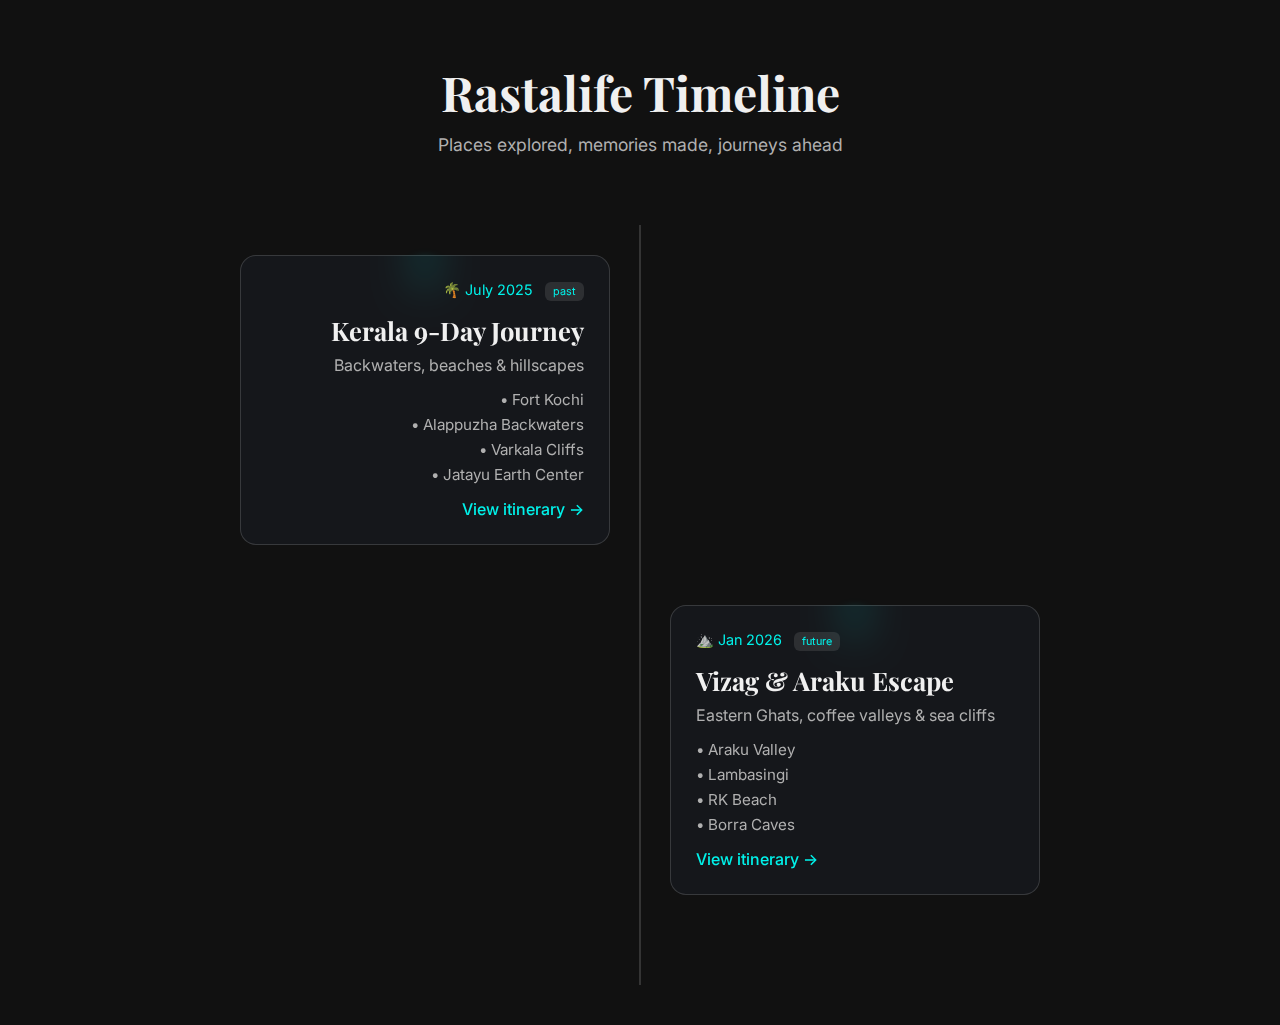
<file: index.html>
<!DOCTYPE html>
<html lang="en">
<head>
  <meta charset="UTF-8" />
  <meta name="viewport" content="width=device-width, initial-scale=1.0" />

  <title>My Travel Plans</title>

  <link rel="preconnect" href="https://fonts.googleapis.com">
  <link rel="preconnect" href="https://fonts.gstatic.com" crossorigin>
  <link
    href="https://fonts.googleapis.com/css2?family=Inter:wght@400;500;700&family=Playfair+Display:wght@700&display=swap"
    rel="stylesheet"
  />

  <style>
    :root {
      --glass-bg: rgba(25, 28, 35, 0.6);
      --glass-border: rgba(255, 255, 255, 0.15);
      --text-primary: #f0f0f0;
      --text-secondary: #b0b0b0;
      --accent: #00f2ea;
      --bg: #111;
    }

    * { box-sizing: border-box; margin: 0; padding: 0; }

    body {
      font-family: 'Inter', sans-serif;
      background: var(--bg);
      color: var(--text-primary);
      min-height: 100vh;
    }

    header {
      text-align: center;
      padding: 60px 20px 30px;
    }

    header h1 {
      font-family: 'Playfair Display', serif;
      font-size: 3em;
      margin-bottom: 10px;
    }

    header p {
      color: var(--text-secondary);
      font-size: 1.1em;
    }

    .timeline {
      max-width: 900px;
      margin: 40px auto;
      padding: 0 20px 60px;
      position: relative;
    }

    .timeline::before {
      content: "";
      position: absolute;
      left: 50%;
      top: 0;
      bottom: 0;
      width: 2px;
      background: var(--glass-border);
      transform: translateX(-50%);
    }

    .trip {
      position: relative;
      width: 50%;
      padding: 30px;
    }

    .trip.left { left: 0; text-align: right; }
    .trip.right { left: 50%; }

    .trip-card {
      background: var(--glass-bg);
      backdrop-filter: blur(20px);
      border: 1px solid var(--glass-border);
      border-radius: 16px;
      padding: 25px;
      transition: transform 0.3s ease, box-shadow 0.3s ease;
    }

    .trip-card:hover {
      transform: translateY(-6px);
      box-shadow: 0 10px 30px rgba(0,0,0,0.4);
    }

    .trip h2 {
      font-family: 'Playfair Display', serif;
      font-size: 1.6em;
    }

    .trip .subtitle {
      color: var(--text-secondary);
      margin: 8px 0 15px;
    }

    .trip .meta {
      font-size: 0.9em;
      color: var(--accent);
      margin-bottom: 12px;
    }

    .trip ul {
      list-style: none;
      margin-bottom: 15px;
    }

    .trip li {
      font-size: 0.95em;
      color: var(--text-secondary);
      margin-bottom: 6px;
    }

    .trip a {
      text-decoration: none;
      color: var(--accent);
      font-weight: 500;
    }

    .dot {
      position: absolute;
      top: 40px;
      left: 50%;
      width: 16px;
      height: 16px;
      background: var(--accent);
      border-radius: 50%;
      transform: translateX(-50%);
      box-shadow: 0 0 15px var(--accent);
    }

    .status {
      display: inline-block;
      margin-left: 8px;
      font-size: 0.75em;
      padding: 3px 8px;
      border-radius: 6px;
      background: rgba(255,255,255,0.1);
    }

    @media (max-width: 900px) {
      .timeline::before { left: 20px; }
      .trip, .trip.left, .trip.right {
        width: 100%;
        left: 0;
        padding-left: 50px;
        text-align: left;
      }
      .dot { left: 20px; }
    }
  </style>
</head>

<body>

<header>
  <h1>Rastalife Timeline</h1>
  <p>Places explored, memories made, journeys ahead</p>
</header>

<div class="timeline" id="timeline"></div>

<script src="./trips.config.js"></script>
<script>
  const timeline = document.getElementById("timeline");

  window.TRIPS.forEach((trip, index) => {
    const side = index % 2 === 0 ? "left" : "right";

    const div = document.createElement("div");
    div.className = `trip ${side}`;

    div.innerHTML = `
      <div class="dot"></div>
      <div class="trip-card">
        <div class="meta">
          ${trip.coverEmoji} ${trip.date}
          <span class="status">${trip.status}</span>
        </div>
        <h2>${trip.title}</h2>
        <div class="subtitle">${trip.subtitle}</div>
        <ul>
          ${trip.highlights.map(h => `<li>• ${h}</li>`).join("")}
        </ul>
        <a href="./${trip.id}/">View itinerary →</a>
      </div>
    `;

    timeline.appendChild(div);
  });
</script>

</body>
</html>
</file>
